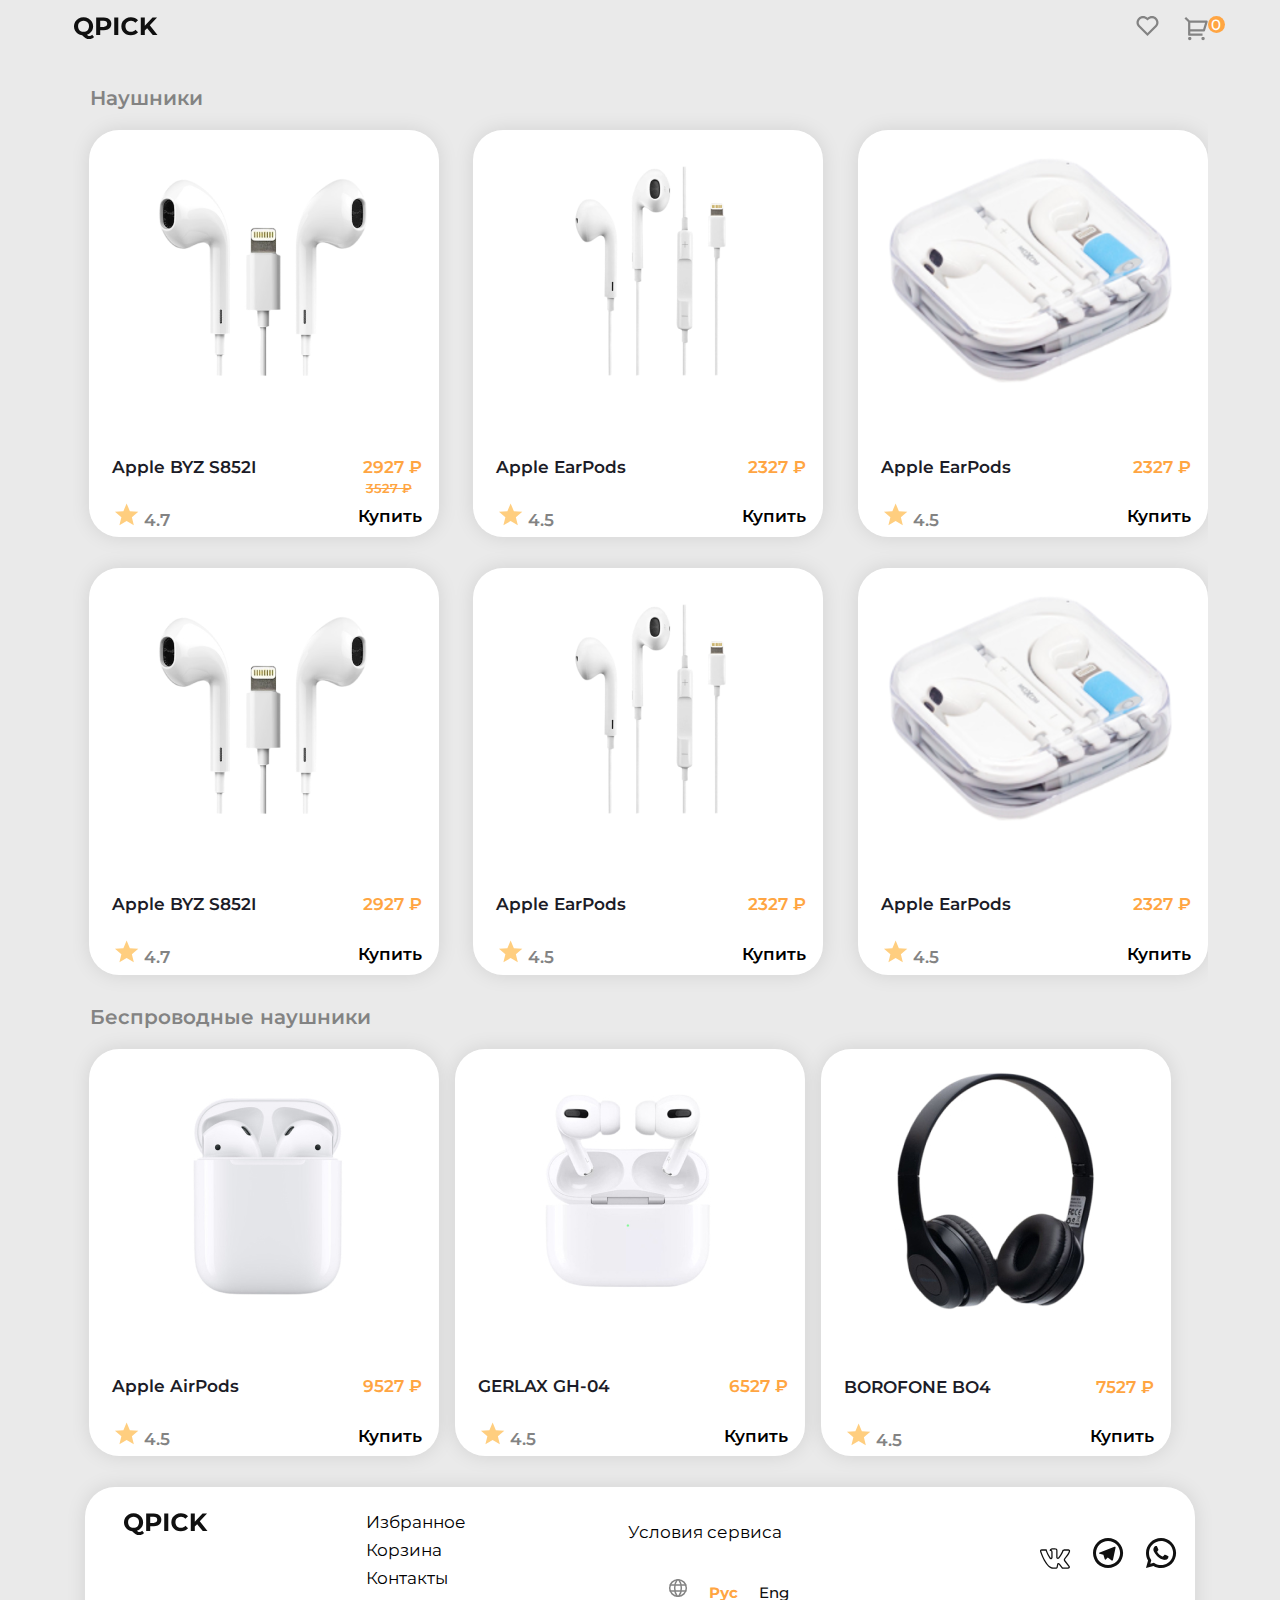
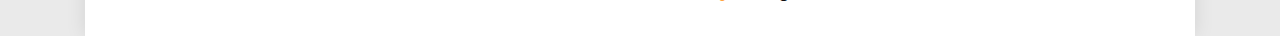
<file: index.html>
<!doctype html>
<html lang="ru">

<head>
    <meta charset="utf-8">
    <meta name="viewport" content="width=device-width, initial-scale=1">
    <title>QPICK</title>
    <link href="https://cdn.jsdelivr.net/npm/bootstrap@5.2.2/dist/css/bootstrap.min.css" rel="stylesheet"
        integrity="sha384-Zenh87qX5JnK2Jl0vWa8Ck2rdkQ2Bzep5IDxbcnCeuOxjzrPF/et3URy9Bv1WTRi" crossorigin="anonymous">
    <link rel="stylesheet" href="css/style.css">
    <link rel="preconnect" href="https://fonts.googleapis.com">
    <link rel="preconnect" href="https://fonts.gstatic.com" crossorigin>
    <link href="https://fonts.googleapis.com/css2?family=Montserrat:wght@200;300;400;500;600;700;800&display=swap" rel="stylesheet">
</head>
<body>
    <div class="wrapper">
        <header>
            <div class="container-fluid">
                <div class="hdr-left">
                    <a class="navbar-brand" href="#">
                        <img src="assets/img/QPICK.svg" alt="logopic">
                    </a>
                </div>
                <div class="hdr-right">
                    <div class="heart-cart">
                        <div class="heart-counter"><img src="assets/img/heart.svg" alt="">
                        </div>
                        <div class="cart-counter" id="header-counter"><a href="./cart.html"><img class="shpcrt"
                                    src="assets/img/shopping-cart.svg" alt=""></a>
                            <span class="counter-cart">
                                0
                            </span>
                        </div>
                    </div>
                </div>
            </div>
        </header>
        <main>
            <section class="products">
                <div class="container">
                    <div class="row">
                        <h3 class="product-category-one">Наушники</h3>
                        <div class="products-wrapper" id="products-wrap">
                            <div class="product" data-id="01">
                                <div class="product-img">
                                    <img src="assets/img/headph1.png" alt="" class="product-image">
                                </div>
                                <div class="product-desc">
                                    <div class="titledescone">
                                        <div class="titledesc">
                                            <a href="" class="product-title">Apple BYZ S852I</a>
                                        </div>
                                        <div class="product-price">
                                            <div class="product-price-value">2927 ₽</div><span>3527 ₽</span>
                                        </div>
                                    </div>
                                    <div class="titledesctwo">
                                        <div class="product-rate">
                                            <span class="active"> <img src="assets/img/rate.svg" alt=""> </span>
                                            4.7
                                        </div>
                                        <div class="desctobuy" data-cart>Купить</div>
                                    </div>
                                </div>
                            </div>
                            <div class="product" data-id="02">
                                <div class="product-img">
                                    <img src="assets/img/headph2.png" alt="" class="product-image">
                                </div>
                                <div class="product-desc">
                                    <div class="titledescone">
                                        <div class="titledesc">
                                            <a href="" class="product-title">Apple EarPods</a>
                                        </div>
                                        <div class="product-price">
                                            <div class="product-price-value">2327 ₽</div>
                                        </div>
                                    </div>
                                    <div class="titledesctwo">
                                        <div class="product-rate">
                                            <span class="active"> <img src="assets/img/rate.svg" alt=""> </span>
                                            4.5
                                        </div>
                                        <div class="desctobuy" data-cart>Купить</div>
                                    </div>
                                </div>
                            </div>
                            <div class="product" data-id="03">
                                <div class="product-img product-three">
                                    <img src="assets/img/headph3.png" alt="" class="product-image">
                                </div>
                                <div class="product-desc">
                                    <div class="titledescone">
                                        <div class="titledesc">
                                            <a href="" class="product-title">Apple EarPods</a>
                                        </div>
                                        <div class="product-price">
                                            <div class="product-price-value">2327 ₽</div>
                                        </div>
                                    </div>
                                    <div class="titledesctwo">
                                        <div class="product-rate">
                                            <span class="active"> <img src="assets/img/rate.svg" alt=""> </span>
                                            4.5
                                        </div>
                                        <div class="desctobuy" data-cart>Купить</div>
                                    </div>
                                </div>
                            </div>
                            <div class="product" data-id="04">
                                <div class="product-img">
                                    <img src="assets/img/headph1.png" alt="" class="product-image">
                                </div>
                                <div class="product-desc">
                                    <div class="titledescone">
                                        <div class="titledesc">
                                            <a href="" class="product-title">Apple BYZ S852I</a>
                                        </div>
                                        <div class="product-price">
                                            <div class="product-price-value">2927 ₽</div>
                                        </div>
                                    </div>
                                    <div class="titledesctwo">
                                        <div class="product-rate">
                                            <span class="active"> <img src="assets/img/rate.svg" alt=""> </span>
                                            4.7
                                        </div>
                                        <div class="desctobuy" data-cart>Купить</div>
                                    </div>
                                </div>
                            </div>
                            <div class="product" data-id="05">
                                <div class="product-img">
                                    <img src="assets/img/headph2.png" alt="" class="product-image">
                                </div>
                                <div class="product-desc">
                                    <div class="titledescone">
                                        <div class="titledesc">
                                            <a href="" class="product-title">Apple EarPods</a>
                                        </div>
                                        <div class="product-price">
                                            <div class="product-price-value">2327 ₽</div>
                                        </div>
                                    </div>
                                    <div class="titledesctwo">
                                        <div class="product-rate">
                                            <span class="active"> <img src="assets/img/rate.svg" alt=""> </span>
                                            4.5
                                        </div>
                                        <div class="desctobuy" data-cart>Купить</div>
                                    </div>
                                </div>
                            </div>
                            <div class="product" data-id="06">
                                <div class="product-img product-three">
                                    <img src="assets/img/headph3.png" alt="" class="product-image">
                                </div>
                                <div class="product-desc">
                                    <div class="titledescone">
                                        <div class="titledesc">
                                            <a href="" class="product-title">Apple EarPods</a>
                                        </div>
                                        <div class="product-price">
                                            <div class="product-price-value">2327 ₽</div>
                                        </div>
                                    </div>
                                    <div class="titledesctwo">
                                        <div class="product-rate">
                                            <span class="active"> <img src="assets/img/rate.svg" alt=""> </span>
                                            4.5
                                        </div>
                                        <div class="desctobuy" data-cart>Купить</div>
                                    </div>
                                </div>
                            </div>
                        </div>
                        <h3 class="product-category-two">Беспроводные наушники</h3>
                        <div class="products-wrapper" id="products-wrap-two">
                            <div class="product" data-id="07">
                                <div class="product-img">
                                    <img src="assets/img/headph4.jpg" alt="" class="product-image">
                                </div>
                                <div class="product-desc">
                                    <div class="titledescone">
                                        <div class="titledesc">
                                            <a href="" class="product-title">Apple AirPods</a>
                                        </div>
                                        <div class="product-price">
                                            <div class="product-price-value">9527 ₽</div>
                                        </div>
                                    </div>
                                    <div class="titledesctwo">
                                        <div class="product-rate">
                                            <span class="active"> <img src="assets/img/rate.svg" alt=""> </span>
                                            4.5
                                        </div>
                                        <div class="desctobuy" data-cart>Купить</div>
                                    </div>
                                </div>
                            </div>
                            <div class="product" data-id="08">
                                <div class="product-img">
                                    <img src="assets/img/headph5.jpg" alt="" class="product-image">
                                </div>
                                <div class="product-desc">
                                    <div class="titledescone">
                                        <div class="titledesc">
                                            <a href="" class="product-title">GERLAX GH-04</a>
                                        </div>
                                        <div class="product-price">
                                            <div class="product-price-value">6527 ₽</div>
                                        </div>
                                    </div>
                                    <div class="titledesctwo">
                                        <div class="product-rate">
                                            <span class="active"> <img src="assets/img/rate.svg" alt=""> </span>
                                            4.5
                                        </div>
                                        <div class="desctobuy" data-cart>Купить</div>
                                    </div>
                                </div>
                            </div>
                            <div class="product" data-id="09">
                                <div class="product-img">
                                    <img src="assets/img/headph6.jpg" alt="" class="product-image">
                                </div>
                                <div class="product-desc">
                                    <div class="titledescone">
                                        <div class="titledesc">
                                            <a href="" class="product-title">BOROFONE BO4</a>
                                        </div>
                                        <div class="product-price">
                                            <div class="product-price-value">7527 ₽</div>
                                        </div>
                                    </div>
                                    <div class="titledesctwo">
                                        <div class="product-rate">
                                            <span class="active"> <img src="assets/img/rate.svg" alt=""> </span>
                                            4.5
                                        </div>
                                        <div class="desctobuy" data-cart>Купить</div>
                                    </div>
                                </div>
                            </div>
                        </div>
                    </div>
                </div>
            </section>
        </main>
        <footer>
            <div class="footer-main">
                <div class="footer-logo"><img class="qlogo" src="assets/img/QPICK.svg" alt=""></div>
                <div class="footer-menu">
                    <ul>
                        <li><a href="">Избранное</a></li>
                        <li><a href="">Корзина</a></li>
                        <li><a href="">Контакты</a></li>
                    </ul>
                </div>
                <div class="footer-language">
                    <div class="footer-acc">
                        <a href="">Условия сервиса</a>
                    </div>
                    <div class="footer-change-language">
                        <ul>
                            <li><img src="assets/img/RU.svg" alt=""></li>
                            <li><a class="rus-switch" href="">Рус</a></li>
                            <li><a class="eng-switch" href="">Eng</a></li>
                        </ul>
                    </div>
                </div>
                <div class="footer-social">
                    <ul>
                        <li><a href=""><img src="assets/img/VK.svg" alt=""></a> </li>
                        <li><a href=""><img src="assets/img/Telegram.svg" alt=""></a> </li>
                        <li><a href=""><img src="assets/img/Whatsapp.svg" alt=""></a> </li>
                    </ul>
                </div>
            </div>
        </footer>
    </div>
    <script src="./js/goods.js"></script>
    <script src="./js/roots.js"></script>
    <script src="./js/sessionStorageUtil.js"></script>

    
    <script src="./js/header-counter.js"></script>
    <script src="./js/generate-cards.js"></script>


    <script src="https://cdn.jsdelivr.net/npm/bootstrap@5.2.2/dist/js/bootstrap.bundle.min.js"
        integrity="sha384-OERcA2EqjJCMA+/3y+gxIOqMEjwtxJY7qPCqsdltbNJuaOe923+mo//f6V8Qbsw3"
        crossorigin="anonymous"></script>
    <script src="https://cdn.jsdelivr.net/npm/@popperjs/core@2.11.5/dist/umd/popper.min.js"
        integrity="sha384-Xe+8cL9oJa6tN/veChSP7q+mnSPaj5Bcu9mPX5F5xIGE0DVittaqT5lorf0EI7Vk"
        crossorigin="anonymous"></script>
    <script src="https://cdn.jsdelivr.net/npm/@popperjs/core@2.11.6/dist/umd/popper.min.js"
        integrity="sha384-oBqDVmMz9ATKxIep9tiCxS/Z9fNfEXiDAYTujMAeBAsjFuCZSmKbSSUnQlmh/jp3"
        crossorigin="anonymous"></script>
    <script src="https://cdn.jsdelivr.net/npm/bootstrap@5.2.2/dist/js/bootstrap.min.js"
        integrity="sha384-IDwe1+LCz02ROU9k972gdyvl+AESN10+x7tBKgc9I5HFtuNz0wWnPclzo6p9vxnk"
        crossorigin="anonymous"></script>

</body>

</html>
</file>
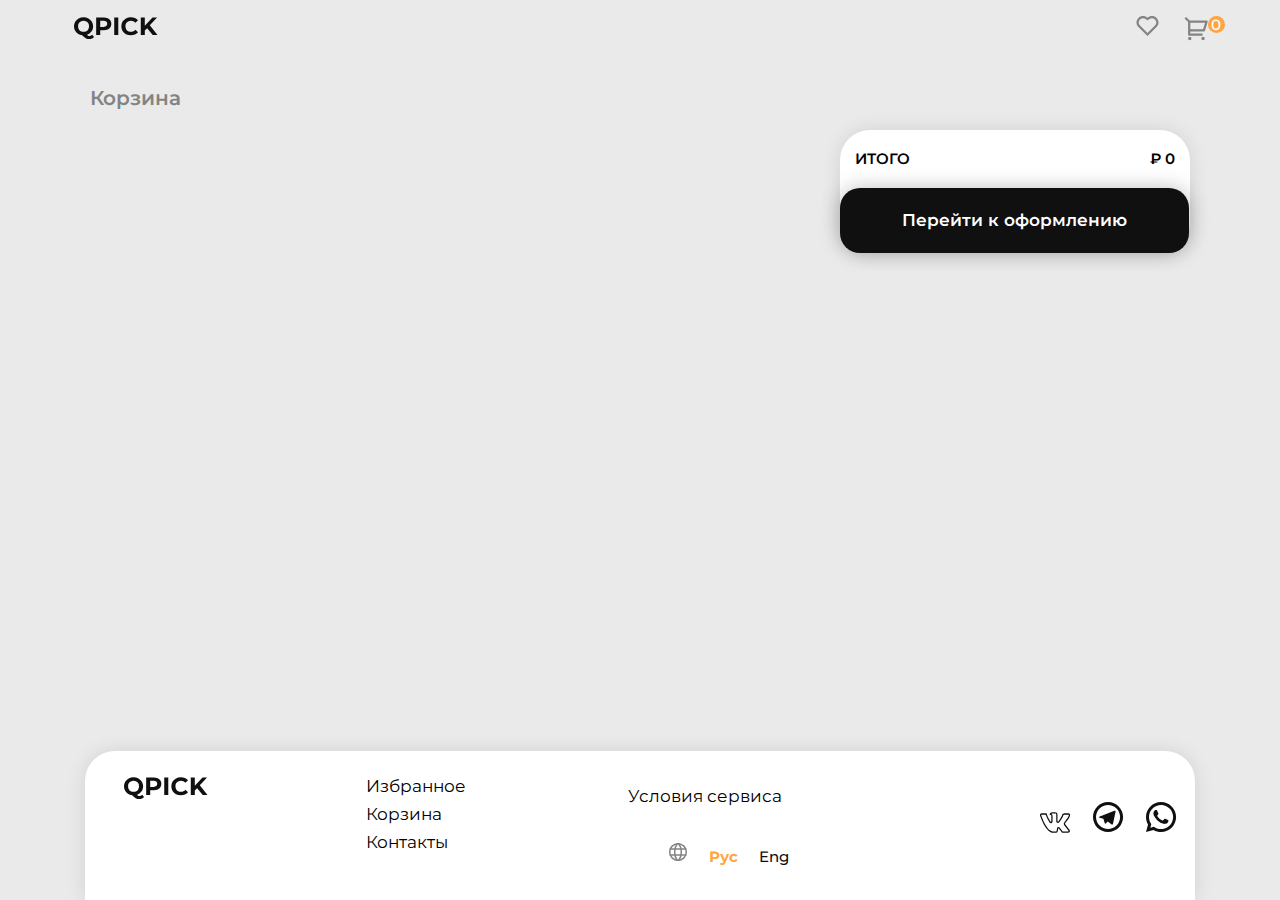
<file: cart.html>
<!DOCTYPE html>
<html lang="en">

<head>
    <meta charset="UTF-8">
    <meta http-equiv="X-UA-Compatible" content="IE=edge">
    <meta name="viewport" content="width=device-width, initial-scale=1.0">
    <title>Cart</title>
    <link href="https://cdn.jsdelivr.net/npm/bootstrap@5.2.2/dist/css/bootstrap.min.css" rel="stylesheet"
        integrity="sha384-Zenh87qX5JnK2Jl0vWa8Ck2rdkQ2Bzep5IDxbcnCeuOxjzrPF/et3URy9Bv1WTRi" crossorigin="anonymous">
    <link rel="stylesheet" href="css/style.css">
    <link rel="preconnect" href="https://fonts.googleapis.com">
    <link rel="preconnect" href="https://fonts.gstatic.com" crossorigin>
    <link href="https://fonts.googleapis.com/css2?family=Montserrat:wght@200;300;400;500;600;700;800&display=swap" rel="stylesheet">
</head>

<body>
    <div class="cart-body-wrapper">
        <header>
            <div class="container-fluid">
                <div class="hdr-left">
                    <a class="navbar-brand" href="./index.html">
                        <img src="assets/img/QPICK.svg" alt="logopic">
                    </a>
                </div>
                <div class="hdr-right">
                    <div class="heart-cart">
                        <div class="heart-counter"><img src="assets/img/heart.svg" alt="">
                        </div>
                        <div class="cart-counter" id="header-counter"><a href="./cart.html"><img class="shpcrt"
                                    src="assets/img/shopping-cart.svg" alt=""></a>
                            <span class="counter-cart">
                                0
                            </span>
                        </div>
                    </div>
                </div>
            </div>
        </header>
        <main>
            <h3>Корзина</h3>
            <div class="cart-main-wrapper">
                <div class="cart-left-side">
                </div>
                <div class="cart-right-side">
                    <div class="right-side-wrapper">
                        <div class="amount-counter">ИТОГО
                            <div class="amount-sum">₽ 2 927</div>
                        </div>
                        <div class="purchase-wrapper">Перейти к оформлению</div>
                    </div>
                </div>
        </main>

        <footer>
            <div class="footer-main">
                <div class="footer-logo"><img class="qlogo" src="assets/img/QPICK.svg" alt=""></div>
                <div class="footer-menu">
                    <ul>
                        <li><a href="">Избранное</a></li>
                        <li><a href="">Корзина</a></li>
                        <li><a href="">Контакты</a></li>
                    </ul>
                </div>
                <div class="footer-language">
                    <div class="footer-acc">
                        <a href="">Условия сервиса</a>
                    </div>
                    <div class="footer-change-language">
                        <ul>
                            <li><img src="assets/img/RU.svg" alt=""></li>
                            <li><a class="rus-switch" href="">Рус</a></li>
                            <li><a class="eng-switch" href="">Eng</a></li>
                        </ul>
                    </div>
                </div>
                <div class="footer-social">
                    <ul>
                        <li><a href=""><img src="assets/img/VK.svg" alt=""></a> </li>
                        <li><a href=""><img src="assets/img/Telegram.svg" alt=""></a> </li>
                        <li><a href=""><img src="assets/img/Whatsapp.svg" alt=""></a> </li>
                    </ul>
                </div>
            </div>
        </footer>
    </div>
    <script src="./js/goods.js"></script>
    <script src="./js/roots.js"></script>
    <script src="./js/sessionStorageUtil.js"></script>

    
    <script src="./js/header-counter.js"></script>
    <script src="./js/shopping-counters.js"></script>
    <script src="./js/goods-in-cart.js"></script>
</body>

</html>
</file>
<file: css/style.css>
*,
*::before,
*::after {
  box-sizing: inherit;
}

html {
  scroll-behavior: smooth;
  box-sizing: border-box;
  height: 100%;
}

body {
  background: #EAEAEA;
  max-width: 1135px;
  margin: auto;
  font-family: 'Montserrat', sans-serif;
  height: 100%;
}

.container-fluid {
  display: flex;
  flex-direction: row;
  justify-content: space-between;
  align-items: center;
  height: 60px;
}


h3 {
  font-size: 20px;
  line-height: 24px;
  color: #838383;
  margin: auto;
  font-family: 'Montserrat', sans-serif;
  font-weight: 600;
  padding-top: 26px;
  margin-left: 17px;
  margin-bottom: 20px;
}

.product {
  background: #FFFFFF;
  box-shadow: 0px 0px 20px rgba(0, 0, 0, 0.1);
  border-radius: 30px;
  width: 350px;
  height: 407px;
  margin-bottom: 30.65px;
  margin-left: 16px;
  display: flex;
  flex-direction: column;
  justify-content: space-around;
}

.product:hover {
  box-shadow: 0px 2px 35px 14px rgba(13, 13, 13, 0.04);
}

.product img {
  margin: 15px 0px 55px 0px;
}

.product-three {
  margin: 57px 0px 72px 0px;
}

.product-three img {
  margin: 0;
}

.product-img {
  display: flex;
  justify-content: center;
  align-items: center;
}

.products-wrapper {
  display: flex;
  justify-content: space-between;
  flex-wrap: wrap;
}

.row {
  flex-direction: column;
  overflow: hidden;
}

.counter-cart {
  position: absolute;
  background-color: #FFA542;
  width: 17.4px;
  height: 17.4px;
  text-align: center;
  border-radius: 50%;
  font-family: 'Montserrat', sans-serif;
  font-weight: 500;
  font-size: 15px;
  line-height: 18px;
  text-align: center;
  color: #FFFFFF;
}


.product-title {
  font-family: 'Montserrat', sans-serif;
  font-style: normal;
  font-weight: 600;
  font-size: 17px;
  line-height: 21px;
  /* identical to box height */
  color: #1C1C27;
  text-decoration: none;
}

a:hover {
  color: #1C1C27;
}

.product-desc {
  display: flex;
  flex-direction: column;
  width: 310px;
  height: 74px;
  margin-left: 23px;
}

.product-desc p {
  margin: 0;
  font-family: 'Montserrat';
  font-style: normal;
  font-weight: 600;
  font-size: 17px;
  line-height: 21px;
  color: #FFA542;
}

.product-desc .product-price {
  height: 21px;
}

.product-desc img {
  margin: 0;
}

.product-price-value {
  font-family: 'Montserrat';
  font-style: normal;
  font-weight: 600;
  font-size: 17px;
  line-height: 21px;
  color: #FFA542;
}

.product-desc .titledescone {
  display: flex;
  flex-direction: row;
  justify-content: space-between;
  height: 37px;
  align-items: center;
}

.product-desc .titledescone span {
  font-family: 'Montserrat', sans-serif;
  font-weight: 600;
  font-size: 13px;
  line-height: 16px;
  color: #FFA542;
  text-decoration: line-through;
  margin-left: 3px;
}

.product-desc .titledesctwo {
  display: flex;
  flex-direction: row;
  justify-content: space-between;
  height: 37px;
  margin-top: 25px;
  align-items: center;
}

.product-desc .titledesctwo {
  font-family: 'Montserrat', sans-serif;
  font-weight: 600;
  font-size: 17px;
  line-height: 21px;
  color: #838383;
  text-decoration: none;
  margin-left: 2px;
}

.product-desc .titledesctwo .to-cart {
  font-family: 'Montserrat', sans-serif;
  font-weight: 600;
  font-size: 17px;
  line-height: 21px;
  color: #000000;
  text-decoration: none;
}

.product-category-two {
  padding-top: 0px;
}

footer {
  margin: 0 auto;
  width: 1110px;
  align-items: center;
}

.footer-main {
  width: 100%;
  height: 149px;
  background: #FFFFFF;
  box-shadow: 0px 0px 20px rgba(0, 0, 0, 0.1);
  border-radius: 30px 30px 0px 0px;
  display: flex;
  justify-content: space-between;
}

.qlogo {
  margin: 26px 0px 0px 38px;
}

.footer-menu ul {
  margin-top: 25px;
  margin-right: 45px;
}

.footer-menu li {
  margin-top: 7px;
  list-style-type: none;
}

.footer-menu a {
  font-family: 'Montserrat', sans-serif;
  font-weight: 400;
  font-size: 17px;
  line-height: 21px;
  color: #000000;
  text-decoration: none;
}

.footer-language .footer-acc {
  margin-top: 35px;
}

.footer-language .footer-acc a {
  padding-right: 100px;
}

.footer-language a {
  font-family: 'Montserrat', sans-serif;
  font-weight: 400;
  font-size: 17px;
  line-height: 21px;
  color: #000000;
  text-decoration: none;
}

.footer-language .footer-change-language {
  margin-top: 35px;
}

.footer-language .footer-change-language li {
  margin-right: 17px;
  display: inline;
}

.footer-language .footer-change-language .rus-switch {
  font-family: 'Montserrat', sans-serif;
  font-weight: 700;
  font-size: 15px;
  line-height: 18px;
  color: #FFA542;
}

.footer-language .footer-change-language .eng-switch {
  font-family: 'Montserrat', sans-serif;
  font-weight: 500;
  font-size: 15px;
  line-height: 18px;
  color: #101010;
}

.footer-social {
  margin-top: 35px;
}

.footer-social li {
  margin-right: 18px;
  display: inline;
  list-style-type: none;
}

.cart-item {
  background: #FFFFFF;
  box-shadow: 0px 0px 20px rgba(0, 0, 0, 0.1);
  border-radius: 30px;
  width: 633px;
  height: 218px;
  margin-bottom: 15px;
}

.section-cartone {
  display: flex;
  justify-content: space-between;
  padding: 15px 15px;
}

.cartimg img {
  width: 136px;
  height: 146px;
}

.section-carttwo {
  display: flex;
  justify-content: space-between;
  max-width: 605px;
}

.cartcounter {
  display: flex;
  margin-left: 24px;
  display: flex;
  justify-content: space-between;
  min-width: 115px;
}

.cartdelete {
  margin-right: 12px;
}

.cart-main-wrapper {
  margin: 0 auto;
  width: 1100px;
  display: flex;
  flex-direction: row;
  justify-content: space-between;
}

.right-side-wrapper {
  background: #FFFFFF;
  box-shadow: 0px 0px 20px rgba(0, 0, 0, 0.1);
  border-radius: 30px;
  min-width: 350px;
  min-height: 115px;
  display: flex;
  flex-direction: column;
  justify-content: space-between;
}

.purchase-wrapper {
  width: 348.98px;
  height: 65px;
  background: #101010;
  box-shadow: 0px 0px 20px rgba(0, 0, 0, 0.25);
  border-radius: 20px;
  font-family: 'Montserrat';
  font-style: normal;
  font-weight: 600;
  font-size: 17px;
  line-height: 21px;
  text-align: center;
  color: #FFFFFF;
  display: flex;
  align-items: center;
  justify-content: center;
}

.purchase-wrapper:hover {
  cursor: pointer;
}

.amount-counter {
  font-family: 'Montserrat';
  font-style: normal;
  font-weight: 600;
  font-size: 15px;
  line-height: 18px;
  color: #000000;
  display: flex;
  flex-direction: row;
  justify-content: space-between;
  padding: 20px 15px;
}

.cart-body-wrapper {
  height: 100%;
  display: flex;
  flex-direction: column;
  justify-content: space-between;
}

.cartname-text {
  font-family: 'Montserrat';
  font-style: normal;
  font-weight: 500;
  font-size: 17px;
  line-height: 21px;
  color: #1C1C27;
}

.cartnameprice {
  display: flex;
  flex-direction: column;
  text-align: left;
  justify-content: center;
  margin-right: 213px;
  margin-top: 35px;
}

main {
  flex: 1 0 auto;
}

.cartprice {
  font-family: 'Montserrat';
  font-style: normal;
  font-weight: 600;
  font-size: 15px;
  line-height: 18px;
  color: #AAAAAA;
}

.items_control:hover {
  cursor: pointer;
}

.desctobuy {
  font-family: 'Montserrat';
  font-style: normal;
  font-weight: 600;
  font-size: 17px;
  line-height: 21px;
  color: #000000;
  transition: all 0.5s;
}

.items__current {
  font-family: 'Montserrat';
  font-style: normal;
  font-weight: 600;
  font-size: 17px;
  line-height: 21px;
  color: #000000;
}

.cartpriceamount {
  font-family: 'Montserrat';
  font-style: normal;
  font-weight: 600;
  font-size: 15px;
  line-height: 18px;
  text-align: right;
  color: #1C1C27;
}

.desctobuy_active {
  color: rgb(133, 36, 36);
  transition: all 0.5s;
}

.desctobuy:hover {
  cursor: pointer;
}

.heart-cart {
  display: flex;
  gap: 25px;
}

#delete-from-cart:hover {
  cursor: pointer;
}
</file>
